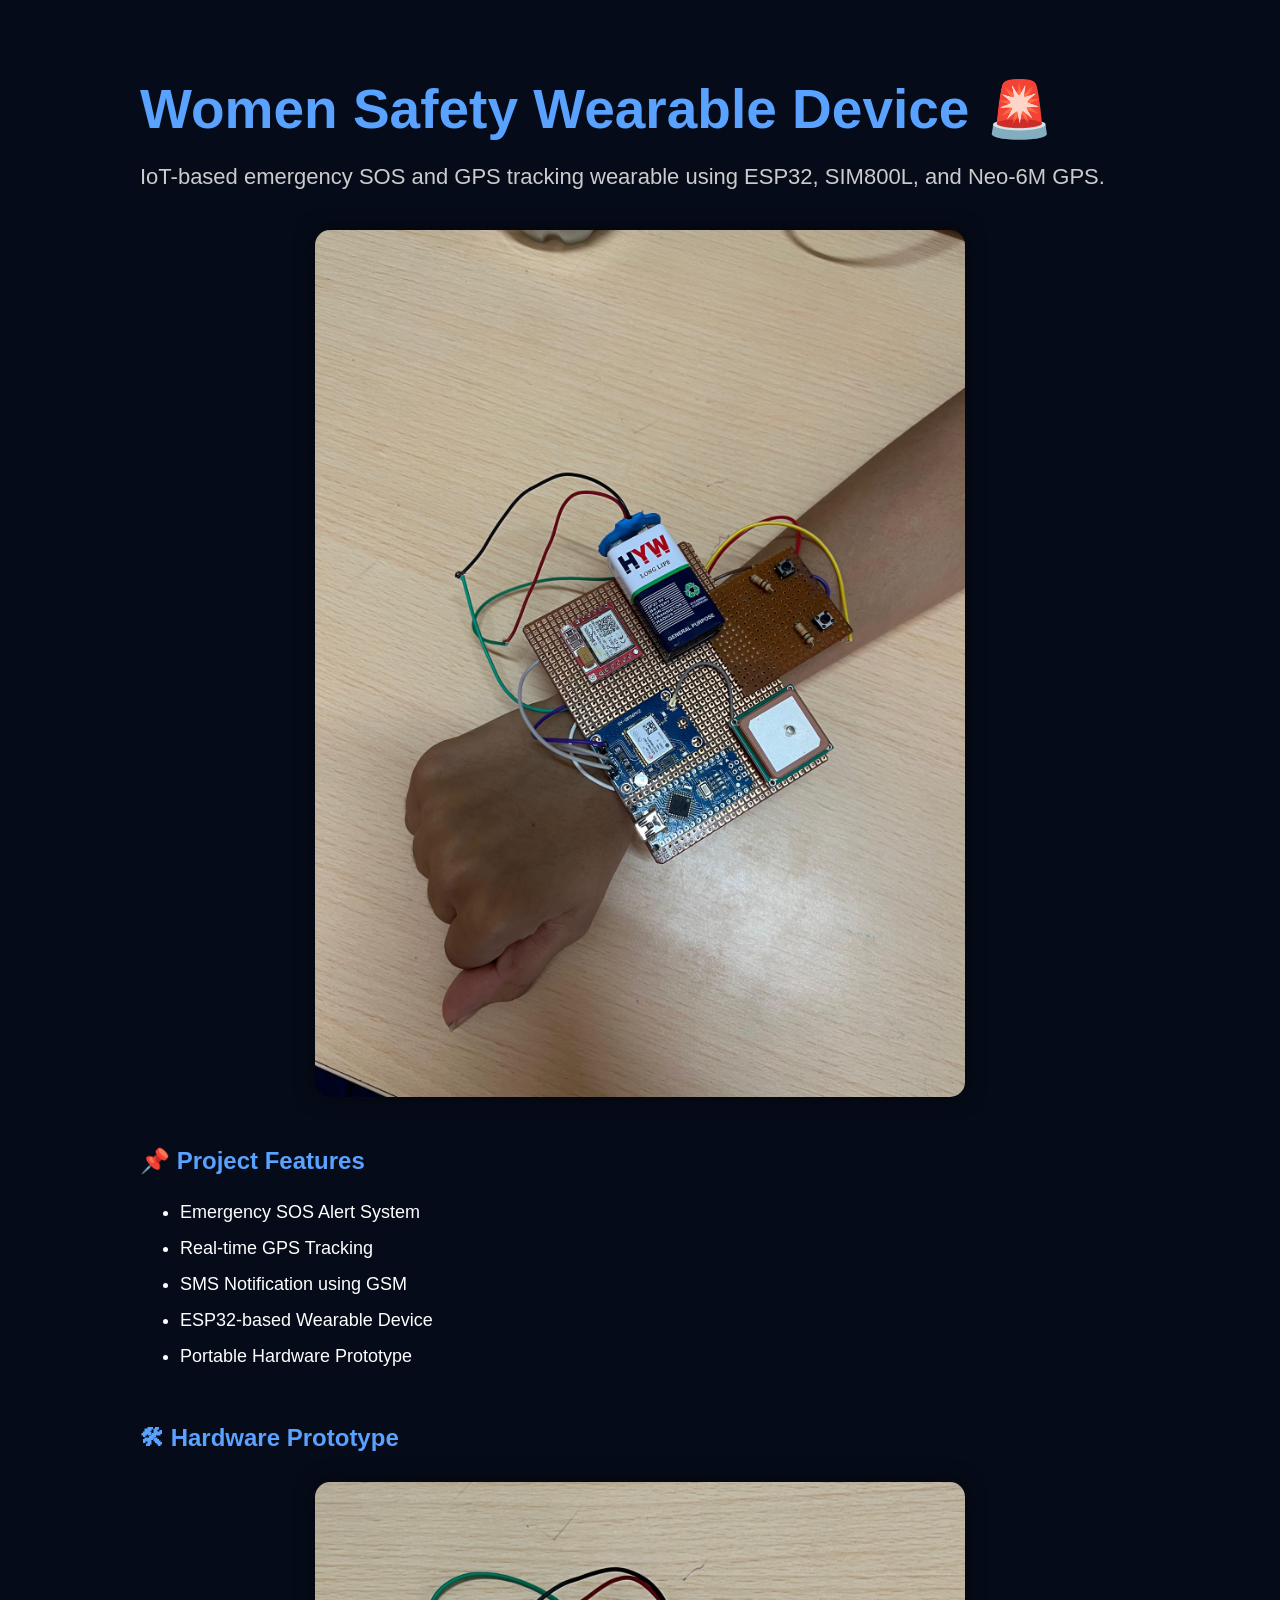
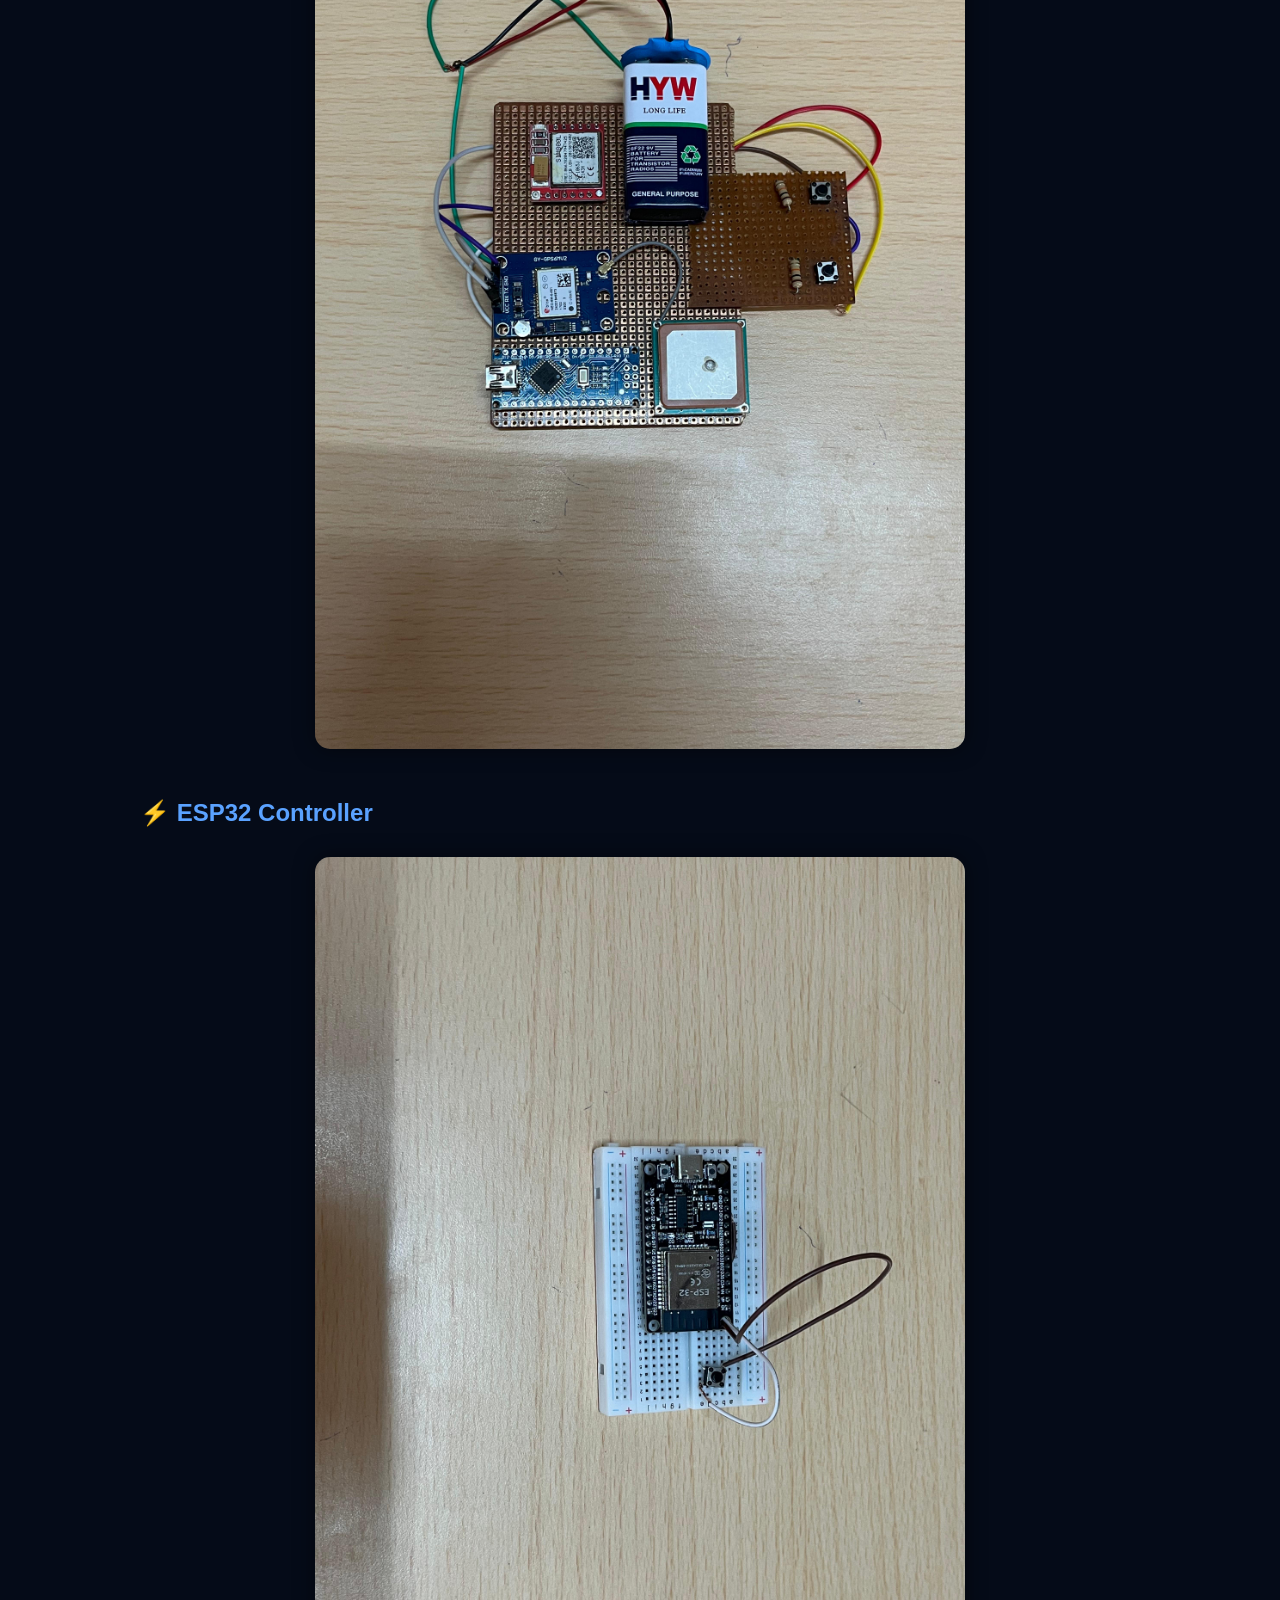
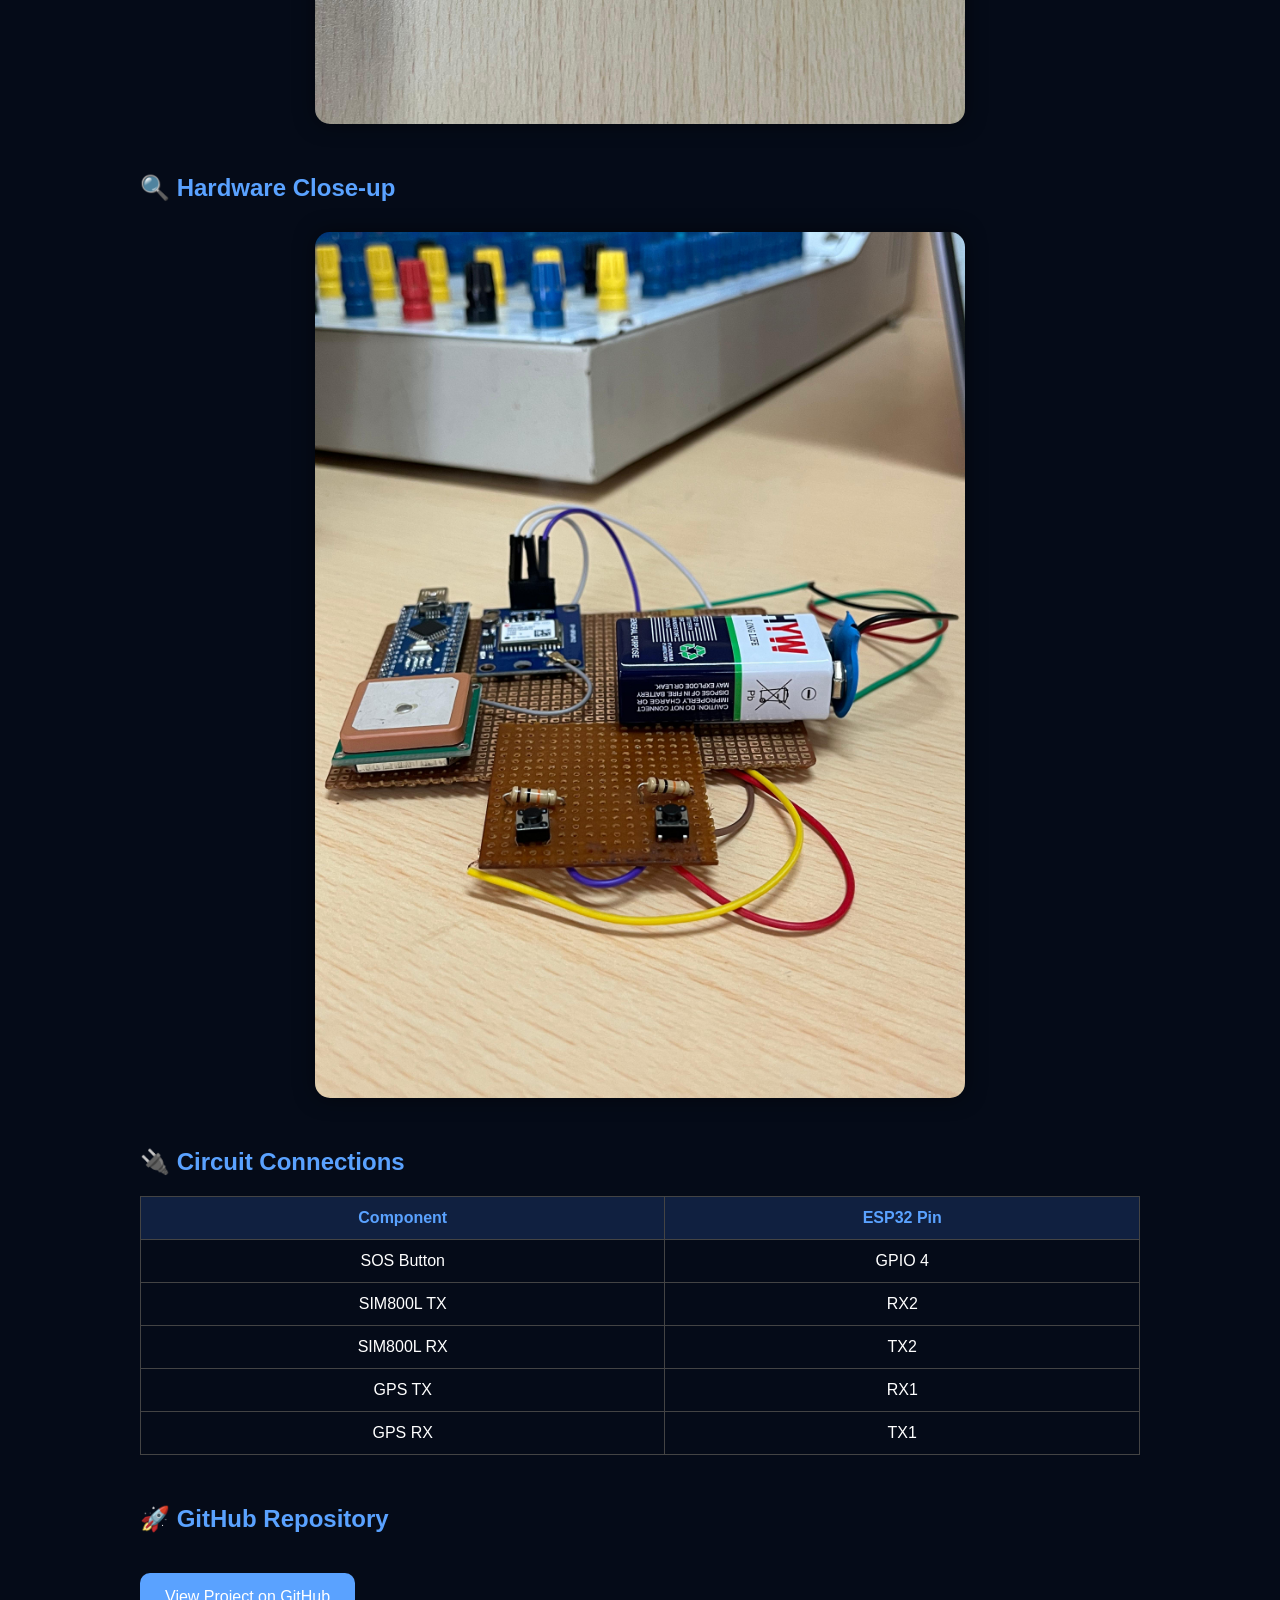
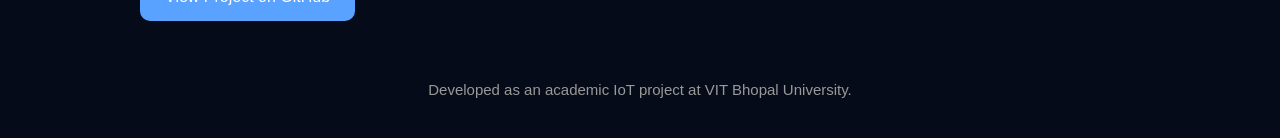
<file: index.html>
<!DOCTYPE html>
<html lang="en">

<head>
    <meta charset="UTF-8">
    <meta name="viewport" content="width=device-width, initial-scale=1.0">
    <title>Women Safety Wearable Device</title>

    <link rel="stylesheet" href="style.css">
</head>

<body>

    <div class="container">

        <h1>Women Safety Wearable Device 🚨</h1>

        <p class="subtitle">
            IoT-based emergency SOS and GPS tracking wearable using ESP32,
            SIM800L, and Neo-6M GPS.
        </p>

        <img src="images/wearable-demo.jpeg" alt="Wearable Demo" class="project-image">

        <h2>📌 Project Features</h2>

        <ul>
            <li>Emergency SOS Alert System</li>
            <li>Real-time GPS Tracking</li>
            <li>SMS Notification using GSM</li>
            <li>ESP32-based Wearable Device</li>
            <li>Portable Hardware Prototype</li>
        </ul>

        <h2>🛠 Hardware Prototype</h2>

        <img src="images/hardware-prototype.jpeg" alt="Hardware Prototype" class="project-image">

        <h2>⚡ ESP32 Controller</h2>

        <img src="images/esp32-prototype.jpeg" alt="ESP32 Prototype" class="project-image">

        <h2>🔍 Hardware Close-up</h2>

        <img src="images/hardware-closeup.jpeg" alt="Hardware Closeup" class="project-image">

        <h2>🔌 Circuit Connections</h2>

        <table>
            <tr>
                <th>Component</th>
                <th>ESP32 Pin</th>
            </tr>

            <tr>
                <td>SOS Button</td>
                <td>GPIO 4</td>
            </tr>

            <tr>
                <td>SIM800L TX</td>
                <td>RX2</td>
            </tr>

            <tr>
                <td>SIM800L RX</td>
                <td>TX2</td>
            </tr>

            <tr>
                <td>GPS TX</td>
                <td>RX1</td>
            </tr>

            <tr>
                <td>GPS RX</td>
                <td>TX1</td>
            </tr>

        </table>

        <h2>🚀 GitHub Repository</h2>

        <a href="https://github.com/diyasharma22/women-safety-wearable-device" target="_blank">
            <button>
                View Project on GitHub
            </button>
        </a>

        <footer>
            Developed as an academic IoT project at VIT Bhopal University.
        </footer>

    </div>

</body>

</html>
</file>
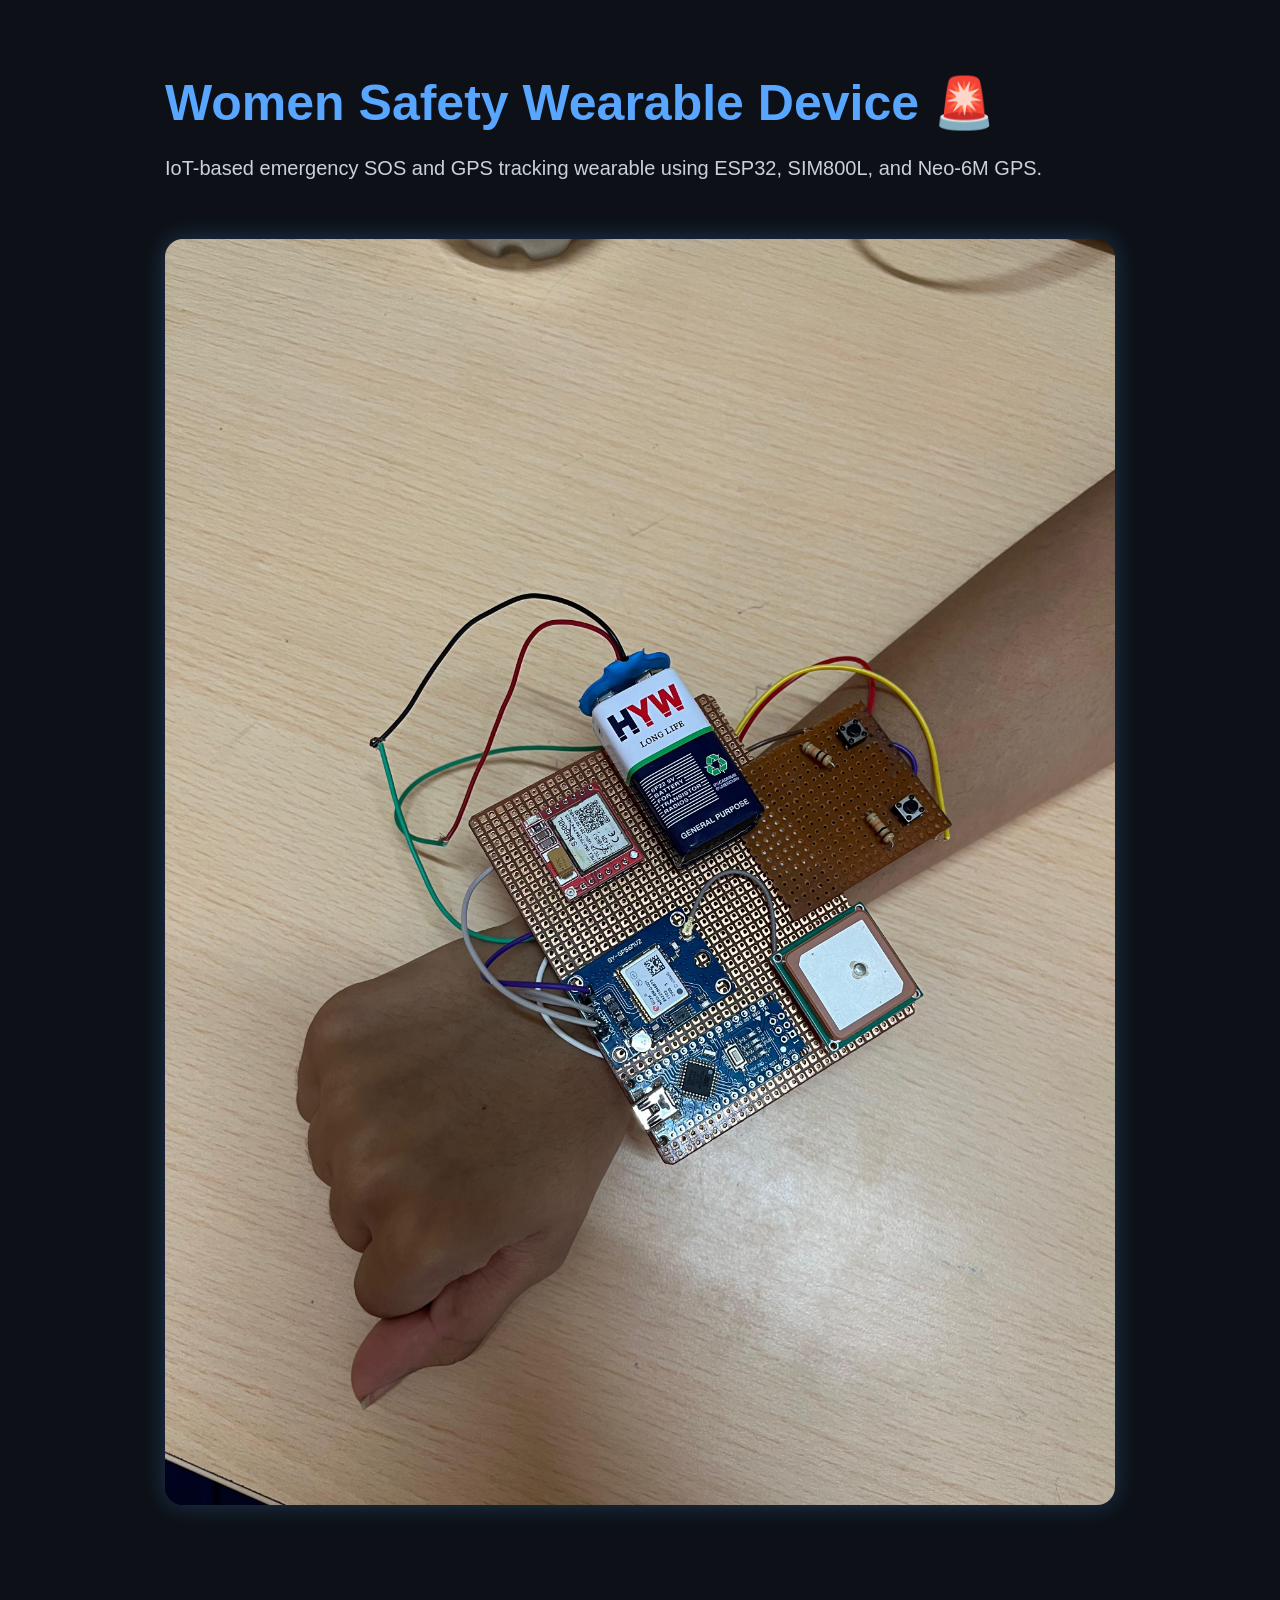
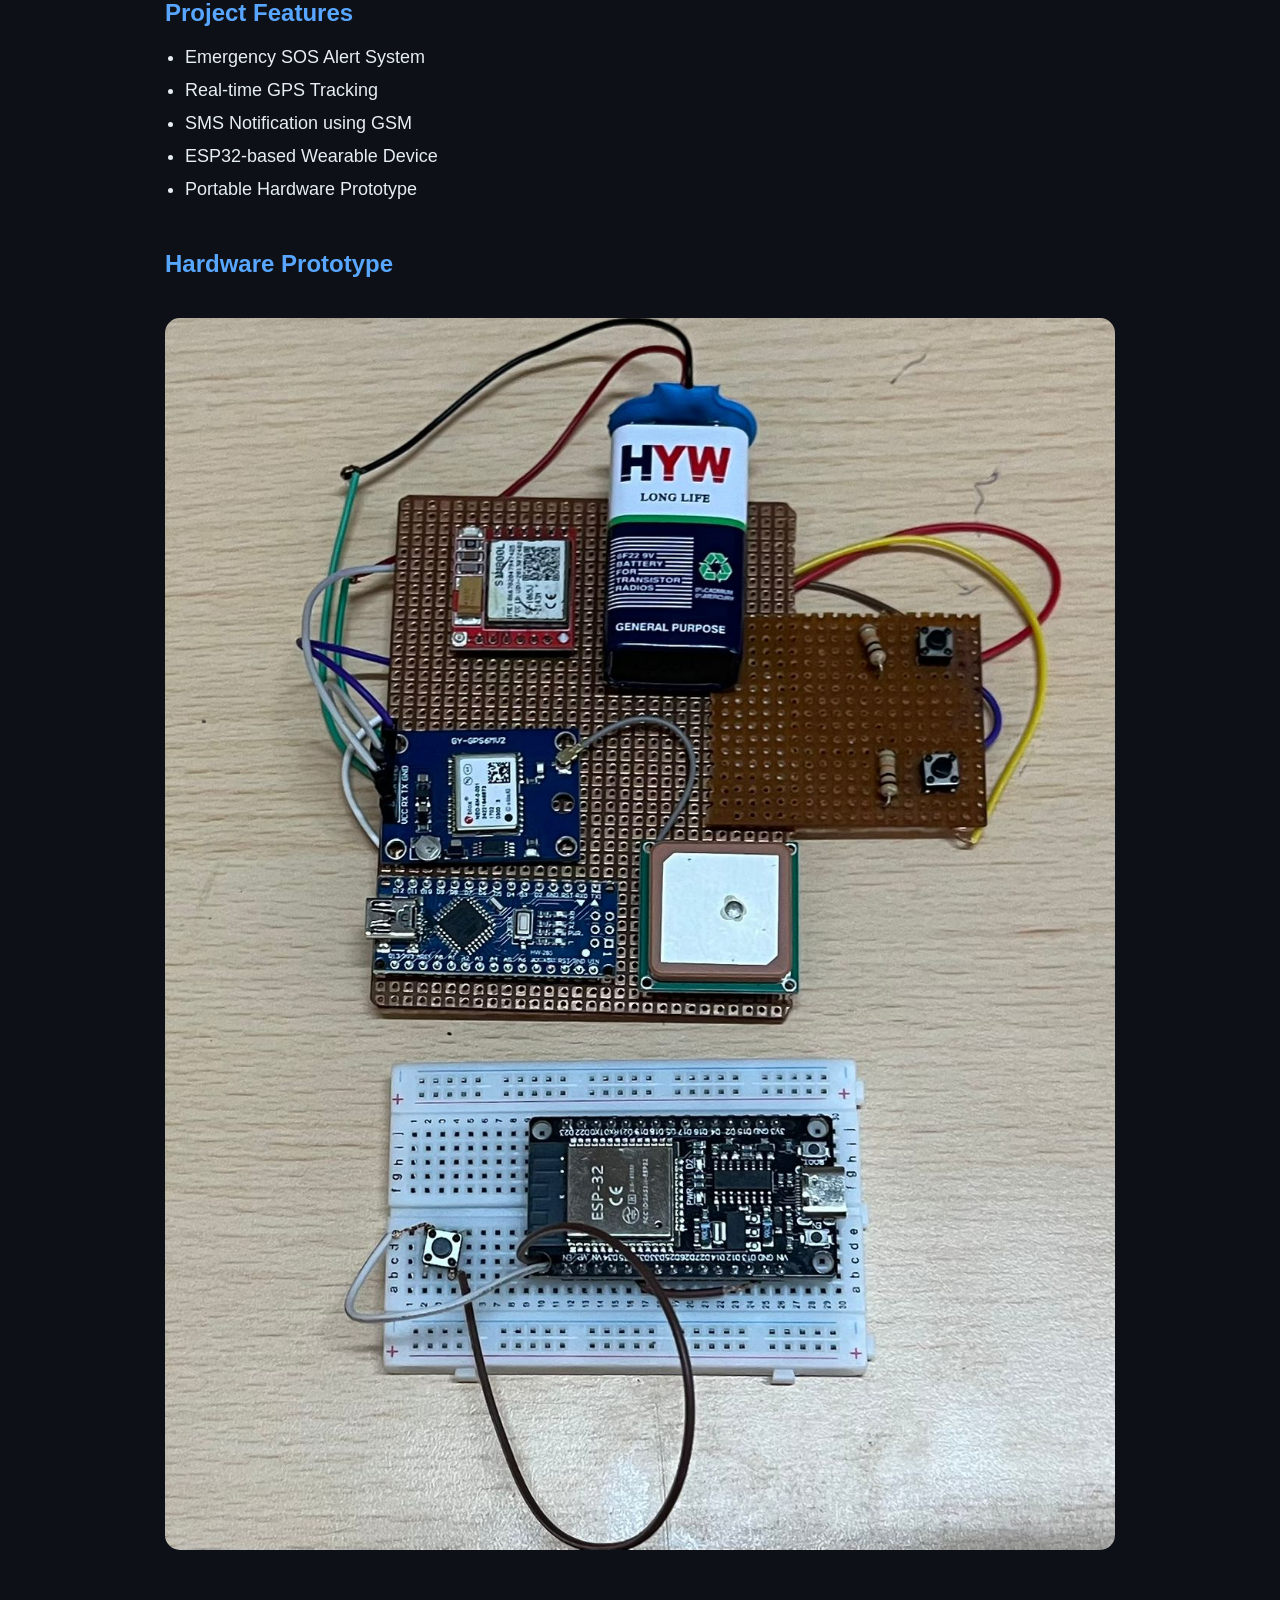
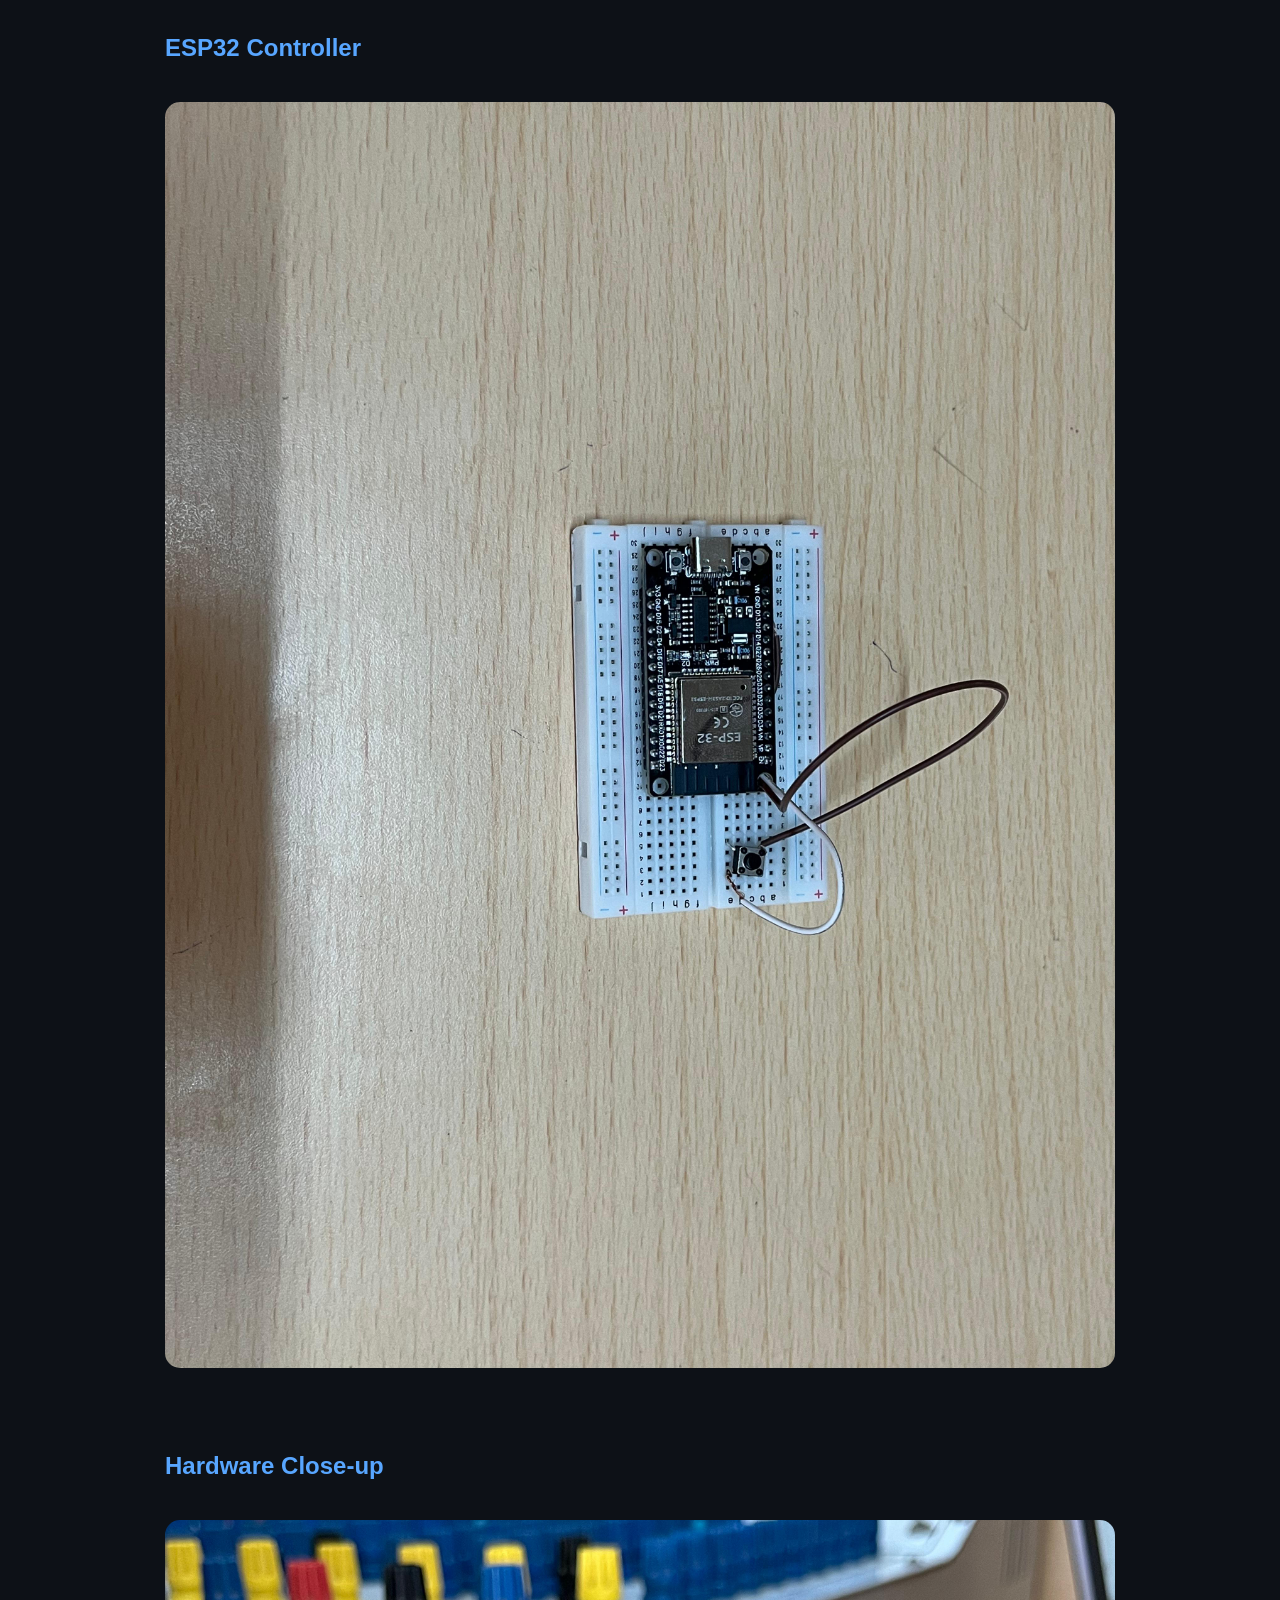
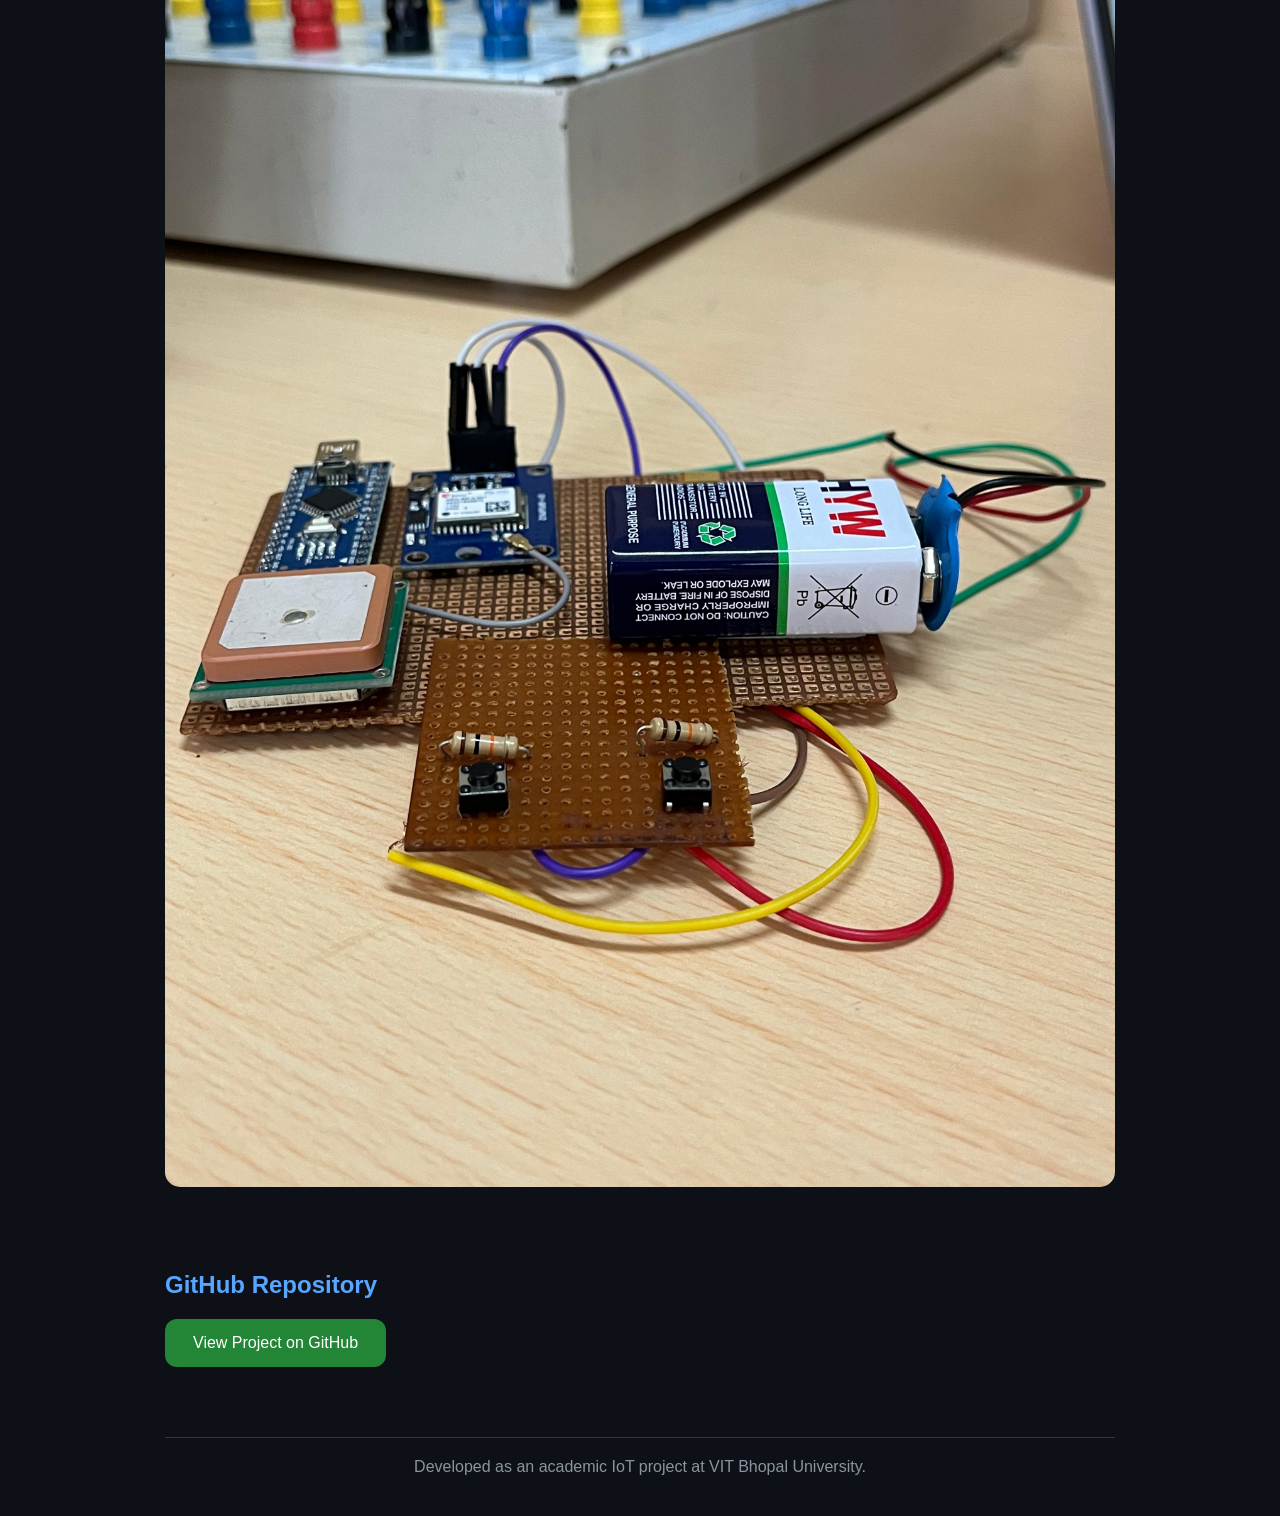
<file: website/index.html>
<!DOCTYPE html>
<html lang="en">

<head>
    <meta charset="UTF-8">
    <meta name="viewport" content="width=device-width, initial-scale=1.0">
    <title>Women Safety Wearable Device</title>

    <link rel="stylesheet" href="style.css">
</head>

<body>

    <div class="container">

        <h1>Women Safety Wearable Device 🚨</h1>

        <p class="subtitle">
            IoT-based emergency SOS and GPS tracking wearable using ESP32,
            SIM800L, and Neo-6M GPS.
        </p>

        <img src="../images/wearable-demo.jpeg" class="hero-image">

        <h2>Project Features</h2>

        <ul>
            <li>Emergency SOS Alert System</li>
            <li>Real-time GPS Tracking</li>
            <li>SMS Notification using GSM</li>
            <li>ESP32-based Wearable Device</li>
            <li>Portable Hardware Prototype</li>
        </ul>

        <h2>Hardware Prototype</h2>

        <img src="../images/full-system.jpeg" class="project-image">

        <h2>ESP32 Controller</h2>

        <img src="../images/esp32-prototype.jpeg" class="project-image">

        <h2>Hardware Close-up</h2>

        <img src="../images/hardware-closeup.jpeg" class="project-image">

        <h2>GitHub Repository</h2>

        <a href="https://github.com/diyasharma22/women-safety-wearable-device" target="_blank">
            <button>
                View Project on GitHub
            </button>
        </a>

        <footer>
            Developed as an academic IoT project at VIT Bhopal University.
        </footer>

    </div>

</body>

</html>
</file>
<file: style.css>
body {
    margin: 0;
    padding: 0;
    background: #050b18;
    color: white;
    font-family: Arial, sans-serif;
}

.container {
    width: 90%;
    max-width: 1000px;
    margin: auto;
    padding: 40px 20px;
}

h1 {
    font-size: 55px;
    color: #5aa2ff;
    margin-bottom: 10px;
}

.subtitle {
    font-size: 22px;
    color: #cccccc;
    margin-bottom: 40px;
}

h2 {
    color: #5aa2ff;
    margin-top: 50px;
}

ul {
    line-height: 2;
    font-size: 18px;
}

.project-image {
    width: 70%;
    max-width: 650px;
    height: auto;
    display: block;
    margin: 30px auto;
    border-radius: 15px;
    box-shadow: 0 0 20px rgba(0,0,0,0.5);
    transition: 0.3s ease;
}

.project-image:hover {
    transform: scale(1.02);
}

table {
    width: 100%;
    border-collapse: collapse;
    margin-top: 20px;
}

table, th, td {
    border: 1px solid #444;
}

th {
    background: #102040;
    color: #5aa2ff;
    padding: 12px;
}

td {
    padding: 12px;
    text-align: center;
}

button {
    background: #5aa2ff;
    color: white;
    border: none;
    padding: 15px 25px;
    font-size: 16px;
    border-radius: 10px;
    cursor: pointer;
    margin-top: 20px;
    transition: 0.3s ease;
}

button:hover {
    background: #3d7edb;
}

footer {
    margin-top: 60px;
    text-align: center;
    color: #999;
    font-size: 15px;
}

@media (max-width: 768px) {

    h1 {
        font-size: 38px;
    }

    .subtitle {
        font-size: 18px;
    }

    .project-image {
        width: 95%;
    }
}
</file>
<file: website/style.css>
body {
    margin: 0;
    padding: 0;
    background: #0d1117;
    color: white;
    font-family: Arial, sans-serif;
}

.container {
    max-width: 950px;
    margin: auto;
    padding: 40px;
}

h1 {
    color: #58a6ff;
    font-size: 50px;
    margin-bottom: 10px;
}

.subtitle {
    font-size: 20px;
    line-height: 1.6;
    color: #c9d1d9;
    margin-bottom: 35px;
}

h2 {
    margin-top: 50px;
    color: #58a6ff;
}

.hero-image {
    width: 100%;
    border-radius: 18px;
    margin-top: 20px;
    margin-bottom: 40px;
    box-shadow: 0 0 25px rgba(88, 166, 255, 0.25);
}

.project-image {
    width: 100%;
    border-radius: 15px;
    margin-top: 20px;
    margin-bottom: 30px;
}

ul {
    padding-left: 20px;
}

ul li {
    margin-bottom: 12px;
    font-size: 18px;
    color: #e6edf3;
}

button {
    background: #238636;
    color: white;
    border: none;
    padding: 15px 28px;
    border-radius: 12px;
    font-size: 16px;
    cursor: pointer;
    transition: 0.3s;
}

button:hover {
    background: #2ea043;
    transform: scale(1.03);
}

footer {
    margin-top: 70px;
    padding-top: 20px;
    border-top: 1px solid #30363d;
    color: #8b949e;
    text-align: center;
}
</file>
